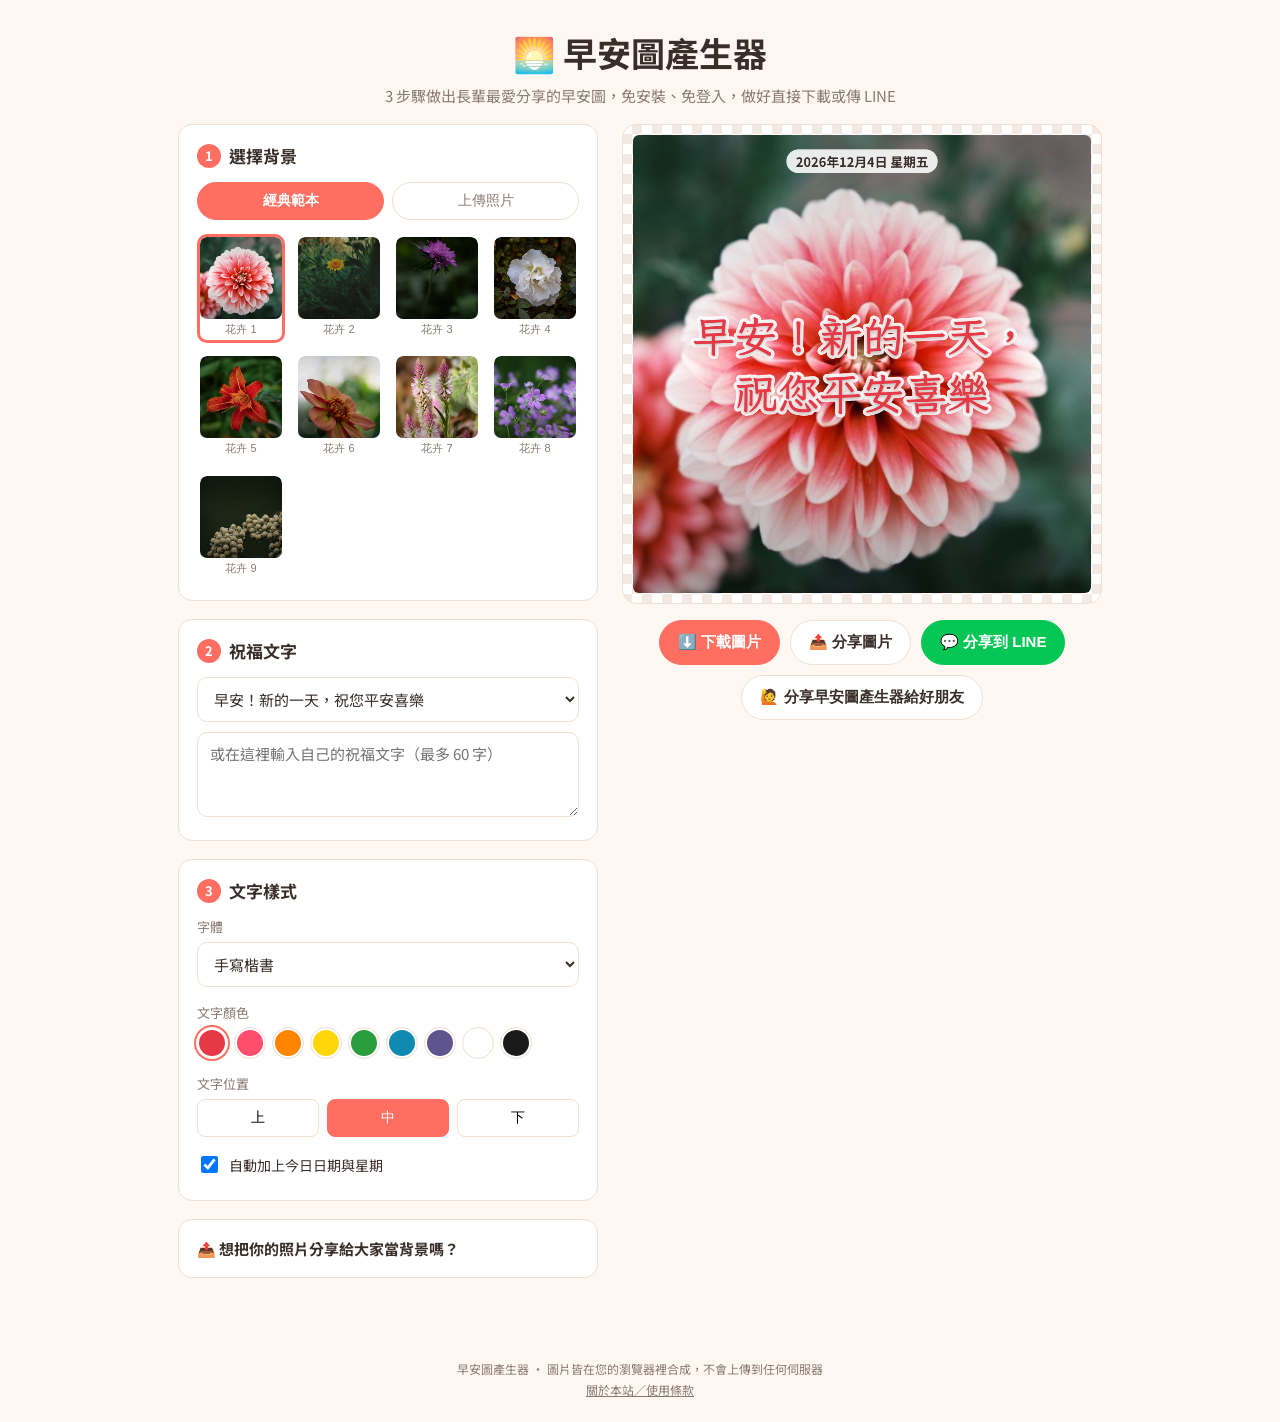
<file: index.html>
<!DOCTYPE html>
<html lang="zh-Hant-TW">
<head>
<meta charset="UTF-8">
<meta name="viewport" content="width=device-width, initial-scale=1.0">
<title>早安圖產生器｜一鍵做出長輩最愛的早安圖</title>
<meta name="description" content="免費線上早安圖產生器，內建花卉、日出、荷花等經典範本，自動加上今日日期，一鍵下載或分享到 LINE。">
<link rel="preconnect" href="https://fonts.googleapis.com">
<link rel="preconnect" href="https://fonts.gstatic.com" crossorigin>
<link href="https://fonts.googleapis.com/css2?family=Noto+Sans+TC:wght@400;500;700;900&family=Noto+Serif+TC:wght@500;700;900&family=Ma+Shan+Zheng&family=LXGW+WenKai+TC:wght@400;700&display=swap" rel="stylesheet">
<link rel="stylesheet" href="css/style.css">
</head>
<body>
<div class="inapp-banner" id="inappBanner" hidden>
  <button class="inapp-banner-close" id="inappBannerClose" type="button" aria-label="關閉提示">✕</button>
  <p><strong>⚠️ 偵測到您正在 LINE／FB／IG 內建瀏覽器中開啟</strong></p>
  <p>下載或分享圖片可能會失敗。請點畫面右上角的「<strong>⋯</strong>」或「<strong>︙</strong>」選單，選擇「<strong>在瀏覽器中開啟</strong>」，改用手機內建瀏覽器（Safari / Chrome）操作。</p>
</div>
<header class="site-header">
  <h1>🌅 早安圖產生器</h1>
  <p class="subtitle">3 步驟做出長輩最愛分享的早安圖，免安裝、免登入，做好直接下載或傳 LINE</p>
</header>

<main class="layout">
  <section class="controls">

    <div class="panel">
      <h2><span class="step">1</span> 選擇背景</h2>
      <div class="bg-tabs">
        <button class="bg-tab active" data-tab="templates" type="button">經典範本</button>
        <button class="bg-tab" data-tab="upload" type="button">上傳照片</button>
      </div>

      <div class="bg-panel" id="templatesPanel">
        <div class="template-grid" id="templateGrid"></div>
      </div>

      <div class="bg-panel" id="uploadPanel" hidden>
        <label class="upload-box" for="photoInput">
          <span>📷 點此選擇照片</span>
          <input type="file" id="photoInput" accept="image/*">
        </label>
        <p class="hint">照片會自動裁切為正方形當背景</p>
      </div>
    </div>

    <div class="panel">
      <h2><span class="step">2</span> 祝福文字</h2>
      <select id="quoteSelect"></select>
      <textarea id="customText" rows="3" placeholder="或在這裡輸入自己的祝福文字（最多 60 字）" maxlength="60"></textarea>
    </div>

    <div class="panel">
      <h2><span class="step">3</span> 文字樣式</h2>

      <div class="field">
        <label>字體</label>
        <select id="fontSelect">
          <option value="'Noto Sans TC', sans-serif">現代黑體</option>
          <option value="'Noto Serif TC', serif">端正明體</option>
          <option value="'LXGW WenKai TC', serif" selected>手寫楷書</option>
          <option value="'Ma Shan Zheng', cursive">書法毛筆</option>
        </select>
      </div>

      <div class="field">
        <label>文字顏色</label>
        <div class="swatches" id="colorSwatches"></div>
      </div>

      <div class="field">
        <label>文字位置</label>
        <div class="pos-toggle" id="posToggle">
          <button type="button" data-pos="top">上</button>
          <button type="button" data-pos="middle" class="active">中</button>
          <button type="button" data-pos="bottom">下</button>
        </div>
      </div>

      <div class="field checkbox-field">
        <label><input type="checkbox" id="showDate" checked> 自動加上今日日期與星期</label>
      </div>
    </div>

    <details class="panel submit-panel">
      <summary>📤 想把你的照片分享給大家當背景嗎？</summary>
      <div class="submit-body">
        <p class="hint">照片會先經過審核，審核通過後才會出現在範本清單，並非即時公開。送出前請詳閱<a href="terms.html" target="_blank" rel="noopener">投稿條款與隱私權說明</a>。</p>

        <label class="upload-box" for="submitPhotoInput">
          <span>📷 選擇要投稿的照片</span>
          <input type="file" id="submitPhotoInput" accept="image/*">
        </label>
        <div class="submit-preview" id="submitPreview" hidden>
          <img id="submitPreviewImg" alt="投稿照片預覽">
        </div>

        <div class="field">
          <label for="submitName">顯示名稱（選填）</label>
          <input type="text" id="submitName" maxlength="30" placeholder="本名、暱稱或社群帳號，不填就不顯示">
        </div>

        <div class="field">
          <label for="submitPlatform">顯示方式</label>
          <select id="submitPlatform">
            <option value="純文字">純文字</option>
            <option value="Instagram">Instagram</option>
            <option value="Facebook">Facebook</option>
            <option value="Threads">Threads</option>
          </select>
        </div>

        <div class="field">
          <label for="submitHandle">社群帳號或連結（選填）</label>
          <input type="text" id="submitHandle" maxlength="100" placeholder="例如 @yourname">
        </div>

        <div class="field">
          <label for="submitEmail">聯絡 Email（選填）</label>
          <input type="email" id="submitEmail" maxlength="100" placeholder="審核相關聯繫用，不會公開顯示">
        </div>

        <div class="field checkbox-field">
          <label><input type="checkbox" id="submitAgree"> 我已閱讀並同意<a href="terms.html" target="_blank" rel="noopener">投稿條款與隱私權說明</a></label>
        </div>

        <button id="submitPhotoBtn" class="btn btn-primary" type="button">送出投稿</button>
        <p class="submit-status" id="submitStatus"></p>
      </div>
    </details>

  </section>

  <section class="preview-area">
    <div class="canvas-wrap">
      <canvas id="mainCanvas" width="1080" height="1080"></canvas>
    </div>
    <div class="actions">
      <button id="downloadBtn" class="btn btn-primary" type="button">⬇️ 下載圖片</button>
      <button id="shareBtn" class="btn" type="button">📤 分享圖片</button>
      <button id="lineBtn" class="btn btn-line" type="button">💬 分享到 LINE</button>
      <button id="shareAppBtn" class="btn" type="button">🙋 分享早安圖產生器給好朋友</button>
    </div>
  </section>
</main>

<footer class="site-footer">
  <p>早安圖產生器 · 圖片皆在您的瀏覽器裡合成，不會上傳到任何伺服器</p>
  <p><a href="terms.html">關於本站／使用條款</a></p>
</footer>

<div class="toast" id="toast"></div>

<script src="js/quotes.js"></script>
<script src="js/templates.js"></script>
<script src="js/app.js"></script>
</body>
</html>
</file>
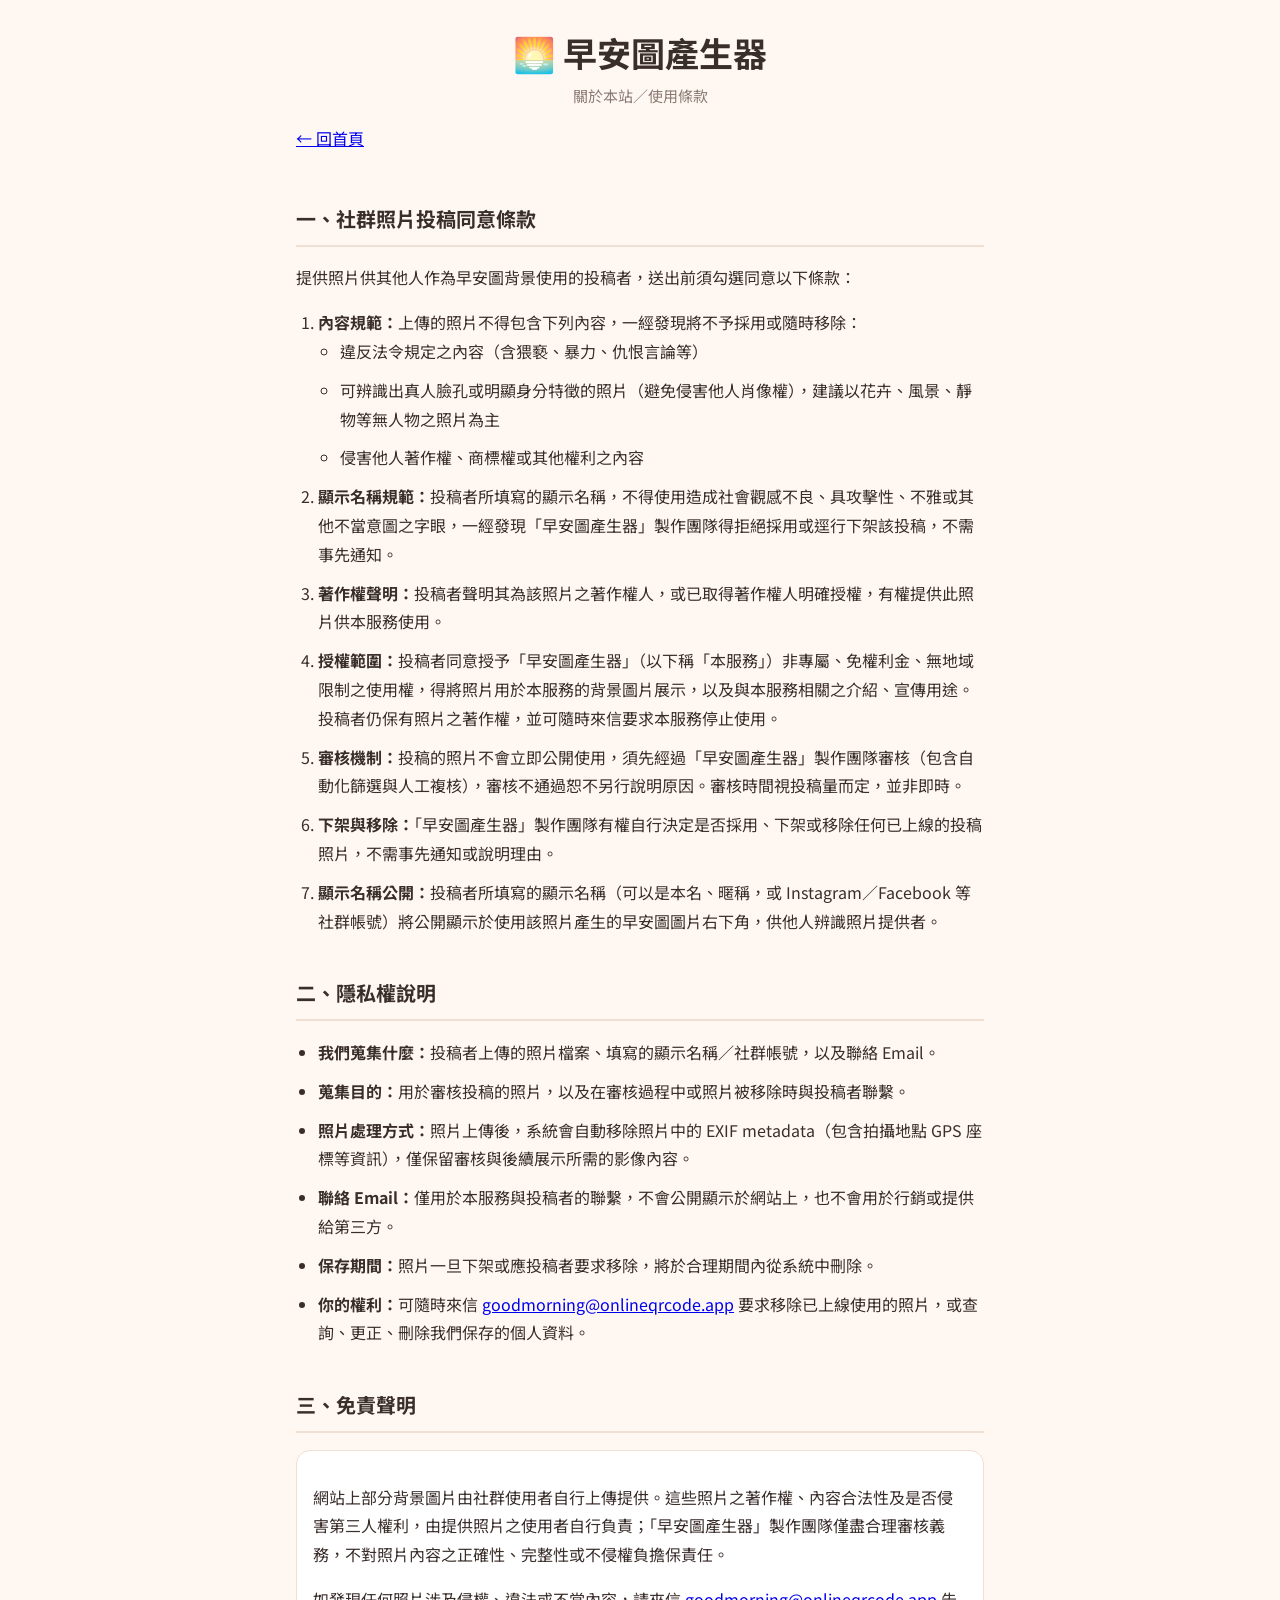
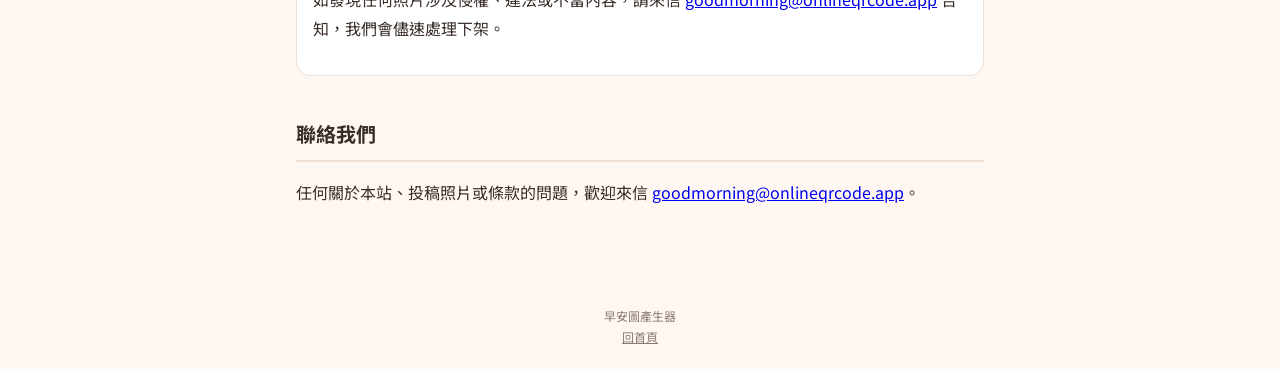
<file: terms.html>
<!DOCTYPE html>
<html lang="zh-Hant-TW">
<head>
<meta charset="UTF-8">
<meta name="viewport" content="width=device-width, initial-scale=1.0">
<title>關於本站／使用條款｜早安圖產生器</title>
<meta name="description" content="早安圖產生器的社群照片投稿條款、隱私權說明與免責聲明。">
<link href="https://fonts.googleapis.com/css2?family=Noto+Sans+TC:wght@400;500;700;900&display=swap" rel="stylesheet">
<link rel="stylesheet" href="css/style.css">
<style>
  .terms-main {
    max-width: 720px;
    margin: 0 auto;
    padding: 0 16px 60px;
    line-height: 1.8;
  }
  .terms-main h2 {
    margin-top: 40px;
    font-size: 20px;
    border-bottom: 2px solid var(--border);
    padding-bottom: 8px;
  }
  .terms-main h3 {
    font-size: 16px;
    margin-top: 24px;
  }
  .terms-main ol, .terms-main ul {
    padding-left: 22px;
  }
  .terms-main li {
    margin-bottom: 10px;
  }
  .terms-main .note {
    background: var(--panel-bg);
    border: 1px solid var(--border);
    border-radius: var(--radius);
    padding: 16px;
    margin-top: 16px;
  }
  .back-link {
    display: inline-block;
    margin-bottom: 8px;
  }
</style>
</head>
<body>
<header class="site-header">
  <h1>🌅 早安圖產生器</h1>
  <p class="subtitle">關於本站／使用條款</p>
</header>

<main class="terms-main">
  <a class="back-link" href="index.html">← 回首頁</a>

  <h2>一、社群照片投稿同意條款</h2>
  <p>提供照片供其他人作為早安圖背景使用的投稿者，送出前須勾選同意以下條款：</p>
  <ol>
    <li><strong>內容規範：</strong>上傳的照片不得包含下列內容，一經發現將不予採用或隨時移除：
      <ul>
        <li>違反法令規定之內容（含猥褻、暴力、仇恨言論等）</li>
        <li>可辨識出真人臉孔或明顯身分特徵的照片（避免侵害他人肖像權），建議以花卉、風景、靜物等無人物之照片為主</li>
        <li>侵害他人著作權、商標權或其他權利之內容</li>
      </ul>
    </li>
    <li><strong>顯示名稱規範：</strong>投稿者所填寫的顯示名稱，不得使用造成社會觀感不良、具攻擊性、不雅或其他不當意圖之字眼，一經發現「早安圖產生器」製作團隊得拒絕採用或逕行下架該投稿，不需事先通知。</li>
    <li><strong>著作權聲明：</strong>投稿者聲明其為該照片之著作權人，或已取得著作權人明確授權，有權提供此照片供本服務使用。</li>
    <li><strong>授權範圍：</strong>投稿者同意授予「早安圖產生器」（以下稱「本服務」）非專屬、免權利金、無地域限制之使用權，得將照片用於本服務的背景圖片展示，以及與本服務相關之介紹、宣傳用途。投稿者仍保有照片之著作權，並可隨時來信要求本服務停止使用。</li>
    <li><strong>審核機制：</strong>投稿的照片不會立即公開使用，須先經過「早安圖產生器」製作團隊審核（包含自動化篩選與人工複核），審核不通過恕不另行說明原因。審核時間視投稿量而定，並非即時。</li>
    <li><strong>下架與移除：</strong>「早安圖產生器」製作團隊有權自行決定是否採用、下架或移除任何已上線的投稿照片，不需事先通知或說明理由。</li>
    <li><strong>顯示名稱公開：</strong>投稿者所填寫的顯示名稱（可以是本名、暱稱，或 Instagram／Facebook 等社群帳號）將公開顯示於使用該照片產生的早安圖圖片右下角，供他人辨識照片提供者。</li>
  </ol>

  <h2>二、隱私權說明</h2>
  <ul>
    <li><strong>我們蒐集什麼：</strong>投稿者上傳的照片檔案、填寫的顯示名稱／社群帳號，以及聯絡 Email。</li>
    <li><strong>蒐集目的：</strong>用於審核投稿的照片，以及在審核過程中或照片被移除時與投稿者聯繫。</li>
    <li><strong>照片處理方式：</strong>照片上傳後，系統會自動移除照片中的 EXIF metadata（包含拍攝地點 GPS 座標等資訊），僅保留審核與後續展示所需的影像內容。</li>
    <li><strong>聯絡 Email：</strong>僅用於本服務與投稿者的聯繫，不會公開顯示於網站上，也不會用於行銷或提供給第三方。</li>
    <li><strong>保存期間：</strong>照片一旦下架或應投稿者要求移除，將於合理期間內從系統中刪除。</li>
    <li><strong>你的權利：</strong>可隨時來信 <a href="mailto:goodmorning@onlineqrcode.app">goodmorning@onlineqrcode.app</a> 要求移除已上線使用的照片，或查詢、更正、刪除我們保存的個人資料。</li>
  </ul>

  <h2>三、免責聲明</h2>
  <div class="note">
    <p>網站上部分背景圖片由社群使用者自行上傳提供。這些照片之著作權、內容合法性及是否侵害第三人權利，由提供照片之使用者自行負責；「早安圖產生器」製作團隊僅盡合理審核義務，不對照片內容之正確性、完整性或不侵權負擔保責任。</p>
    <p>如發現任何照片涉及侵權、違法或不當內容，請來信 <a href="mailto:goodmorning@onlineqrcode.app">goodmorning@onlineqrcode.app</a> 告知，我們會儘速處理下架。</p>
  </div>

  <h2>聯絡我們</h2>
  <p>任何關於本站、投稿照片或條款的問題，歡迎來信 <a href="mailto:goodmorning@onlineqrcode.app">goodmorning@onlineqrcode.app</a>。</p>
</main>

<footer class="site-footer">
  <p>早安圖產生器</p>
  <p><a href="index.html">回首頁</a></p>
</footer>
</body>
</html>
</file>
<file: css/style.css>
:root {
  --primary: #ff6f61;
  --primary-dark: #e6543f;
  --line-green: #06c755;
  --bg: #fff8f2;
  --panel-bg: #ffffff;
  --border: #f0dfd3;
  --text: #3a2e2a;
  --text-muted: #8a7a72;
  --radius: 14px;
}

* { box-sizing: border-box; }

body {
  margin: 0;
  font-family: 'Noto Sans TC', system-ui, sans-serif;
  background: var(--bg);
  color: var(--text);
}

.inapp-banner {
  position: sticky;
  top: 0;
  z-index: 30;
  background: #fff3cd;
  color: #6b4d00;
  border-bottom: 1px solid #f0d78c;
  padding: 12px 40px 12px 16px;
  font-size: 13px;
  line-height: 1.5;
}

.inapp-banner p {
  margin: 0 0 4px;
}

.inapp-banner p:last-child {
  margin-bottom: 0;
}

.inapp-banner-close {
  position: absolute;
  top: 8px;
  right: 10px;
  border: none;
  background: none;
  font-size: 16px;
  color: #6b4d00;
  cursor: pointer;
  padding: 4px 8px;
}

.site-header {
  text-align: center;
  padding: 28px 16px 18px;
}

.site-header h1 {
  margin: 0 0 8px;
  font-size: clamp(24px, 5vw, 34px);
}

.subtitle {
  margin: 0;
  color: var(--text-muted);
  font-size: 15px;
}

.layout {
  display: grid;
  grid-template-columns: minmax(0, 420px) minmax(0, 480px);
  gap: 24px;
  max-width: 1100px;
  margin: 0 auto;
  padding: 0 16px 40px;
  justify-content: center;
}

@media (max-width: 880px) {
  .layout {
    grid-template-columns: 1fr;
  }
}

.panel {
  background: var(--panel-bg);
  border: 1px solid var(--border);
  border-radius: var(--radius);
  padding: 18px;
  margin-bottom: 18px;
}

.panel h2 {
  margin: 0 0 14px;
  font-size: 17px;
  display: flex;
  align-items: center;
  gap: 8px;
}

.step {
  display: inline-flex;
  align-items: center;
  justify-content: center;
  width: 24px;
  height: 24px;
  border-radius: 50%;
  background: var(--primary);
  color: #fff;
  font-size: 13px;
  flex-shrink: 0;
}

.bg-tabs {
  display: flex;
  gap: 8px;
  margin-bottom: 14px;
}

.bg-tab {
  flex: 1;
  padding: 9px 12px;
  border: 1px solid var(--border);
  background: #fff;
  border-radius: 999px;
  cursor: pointer;
  font-size: 14px;
  color: var(--text-muted);
}

.bg-tab.active {
  background: var(--primary);
  border-color: var(--primary);
  color: #fff;
  font-weight: 700;
}

.template-grid {
  display: grid;
  grid-template-columns: repeat(4, 1fr);
  gap: 10px;
}

@media (max-width: 420px) {
  .template-grid { grid-template-columns: repeat(3, 1fr); }
}

.template-card {
  border: 3px solid transparent;
  border-radius: 10px;
  overflow: hidden;
  cursor: pointer;
  padding: 0;
  background: none;
  line-height: 0;
  position: relative;
}

.template-card canvas {
  width: 100%;
  height: auto;
  display: block;
  border-radius: 7px;
}

.template-card.active {
  border-color: var(--primary);
}

.template-card .label {
  display: block;
  line-height: 1.4;
  font-size: 11px;
  text-align: center;
  padding: 3px 2px;
  color: var(--text-muted);
}

.upload-box {
  display: flex;
  align-items: center;
  justify-content: center;
  padding: 30px 12px;
  border: 2px dashed var(--border);
  border-radius: 10px;
  cursor: pointer;
  font-size: 15px;
  color: var(--text-muted);
}

.upload-box input { display: none; }

.hint {
  font-size: 12px;
  color: var(--text-muted);
  margin: 8px 2px 0;
}

select, textarea, input[type="text"], input[type="email"] {
  width: 100%;
  border: 1px solid var(--border);
  border-radius: 10px;
  padding: 10px 12px;
  font-size: 15px;
  font-family: inherit;
  background: #fff;
  color: var(--text);
}

textarea {
  margin-top: 10px;
  resize: vertical;
}

.field { margin-bottom: 16px; }
.field:last-child { margin-bottom: 0; }
.field label { display: block; font-size: 13px; color: var(--text-muted); margin-bottom: 6px; }

.checkbox-field label {
  display: flex;
  align-items: center;
  gap: 8px;
  font-size: 14px;
  color: var(--text);
}

.checkbox-field input { width: 17px; height: 17px; }

.swatches {
  display: flex;
  flex-wrap: wrap;
  gap: 8px;
}

.swatch {
  width: 30px;
  height: 30px;
  border-radius: 50%;
  border: 2px solid #fff;
  outline: 1px solid var(--border);
  cursor: pointer;
}

.swatch.active {
  outline: 2px solid var(--primary);
  outline-offset: 1px;
}

.pos-toggle {
  display: flex;
  gap: 8px;
}

.pos-toggle button {
  flex: 1;
  padding: 9px;
  border: 1px solid var(--border);
  background: #fff;
  border-radius: 8px;
  cursor: pointer;
  font-size: 14px;
}

.pos-toggle button.active {
  background: var(--primary);
  border-color: var(--primary);
  color: #fff;
}

.preview-area {
  position: sticky;
  top: 16px;
  align-self: start;
  text-align: center;
}

.canvas-wrap {
  background: repeating-conic-gradient(#f2e9e2 0% 25%, #fff 0% 50%) 50% / 20px 20px;
  border-radius: var(--radius);
  padding: 10px;
  border: 1px solid var(--border);
}

#mainCanvas {
  width: 100%;
  max-width: 480px;
  height: auto;
  display: block;
  margin: 0 auto;
  border-radius: 6px;
}

.actions {
  display: flex;
  flex-wrap: wrap;
  gap: 10px;
  justify-content: center;
  margin-top: 16px;
}

.btn {
  padding: 12px 18px;
  border-radius: 999px;
  border: 1px solid var(--border);
  background: #fff;
  color: var(--text);
  font-size: 15px;
  font-weight: 700;
  cursor: pointer;
}

.btn-primary {
  background: var(--primary);
  border-color: var(--primary);
  color: #fff;
}

.btn-primary:hover { background: var(--primary-dark); }

.btn-line {
  background: var(--line-green);
  border-color: var(--line-green);
  color: #fff;
}

.btn:disabled {
  opacity: .45;
  cursor: not-allowed;
}

.site-footer {
  text-align: center;
  padding: 20px;
  font-size: 12px;
  color: var(--text-muted);
}

.site-footer p {
  margin: 4px 0;
}

.site-footer a {
  color: var(--text-muted);
  text-decoration: underline;
}

.submit-panel {
  padding: 0;
  overflow: hidden;
}

.submit-panel summary {
  padding: 18px;
  cursor: pointer;
  font-size: 15px;
  font-weight: 700;
  list-style: none;
}

.submit-panel summary::-webkit-details-marker {
  display: none;
}

.submit-body {
  padding: 0 18px 18px;
}

.submit-preview {
  margin-top: 10px;
  text-align: center;
}

.submit-preview img {
  max-width: 100%;
  max-height: 240px;
  border-radius: 10px;
  border: 1px solid var(--border);
}

.submit-status {
  font-size: 13px;
  min-height: 18px;
  margin: 10px 2px 0;
}

.submit-status.success { color: #2a9d3e; }
.submit-status.error { color: var(--primary-dark); }

.toast {
  position: fixed;
  left: 50%;
  bottom: 24px;
  transform: translateX(-50%) translateY(20px);
  background: #2b2019;
  color: #fff;
  padding: 10px 18px;
  border-radius: 999px;
  font-size: 14px;
  opacity: 0;
  pointer-events: none;
  transition: opacity .25s, transform .25s;
  z-index: 20;
}

.toast.show {
  opacity: 1;
  transform: translateX(-50%) translateY(0);
}
</file>
